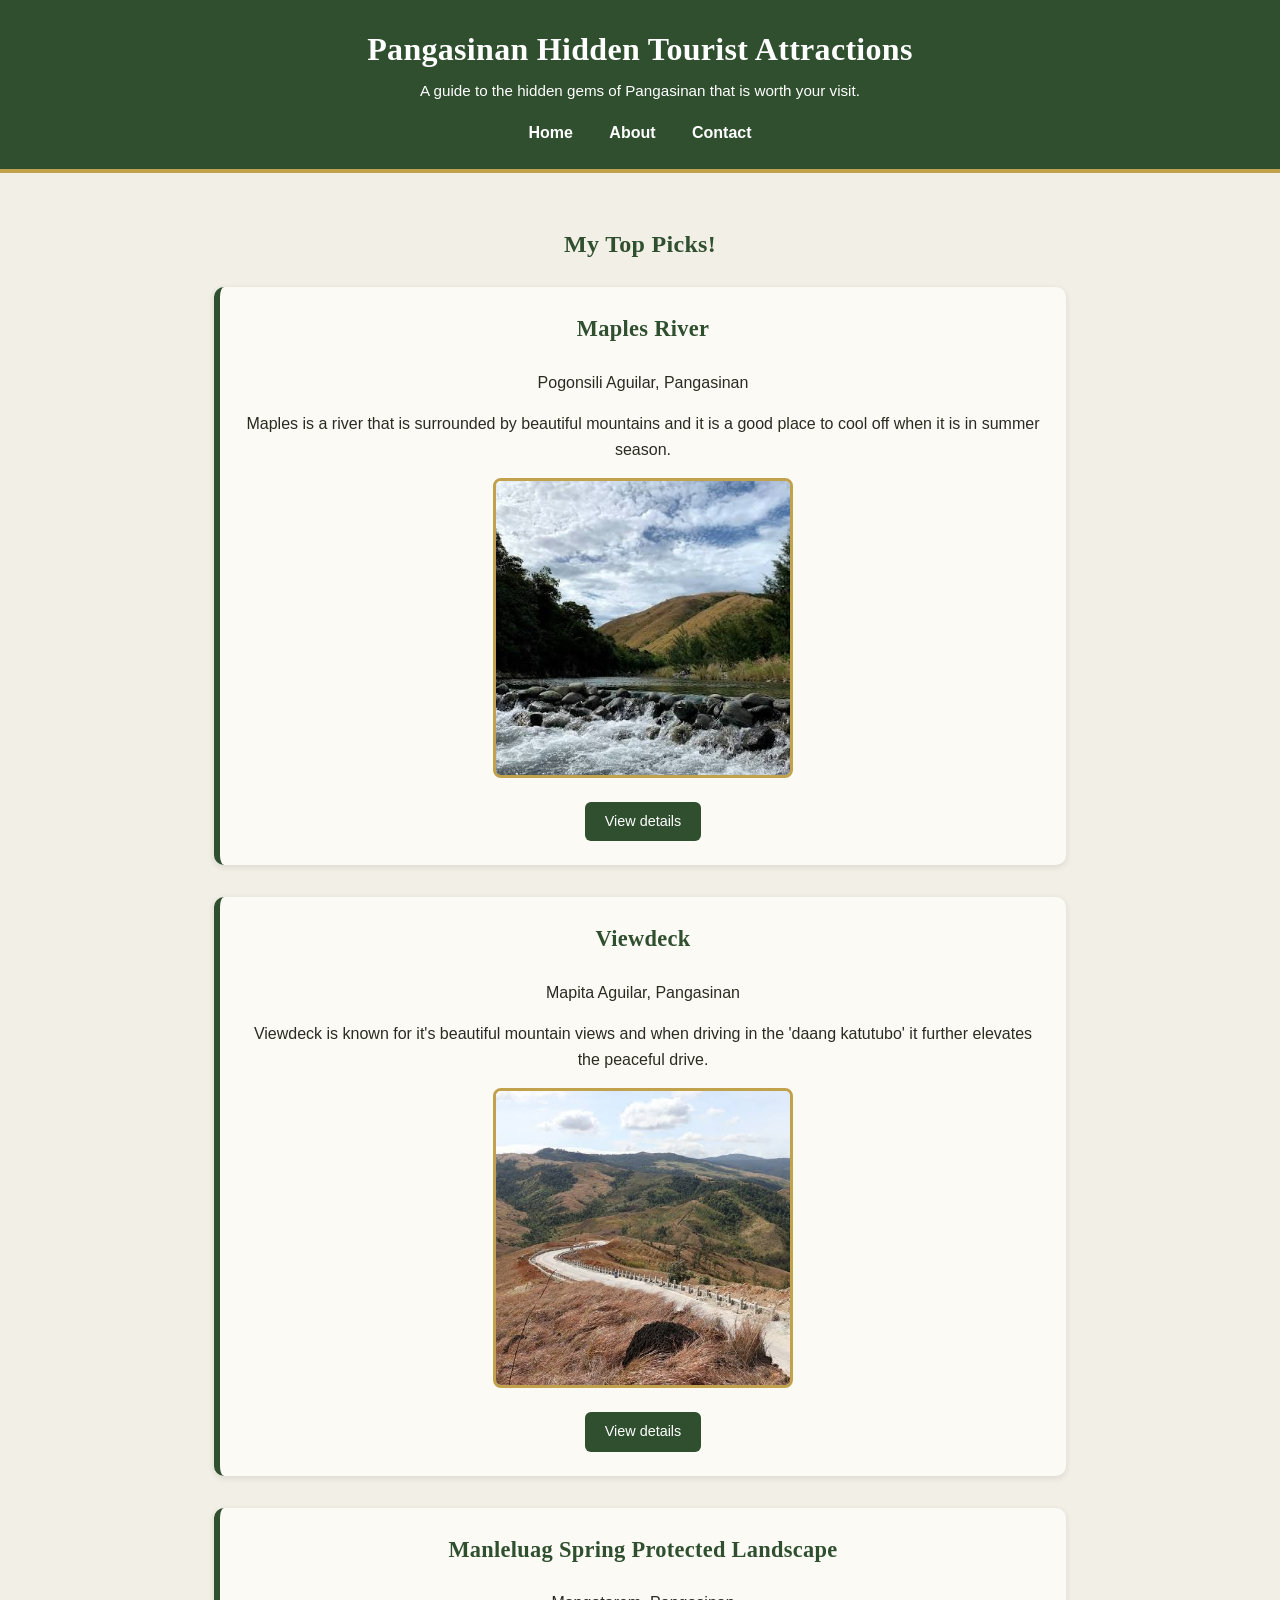
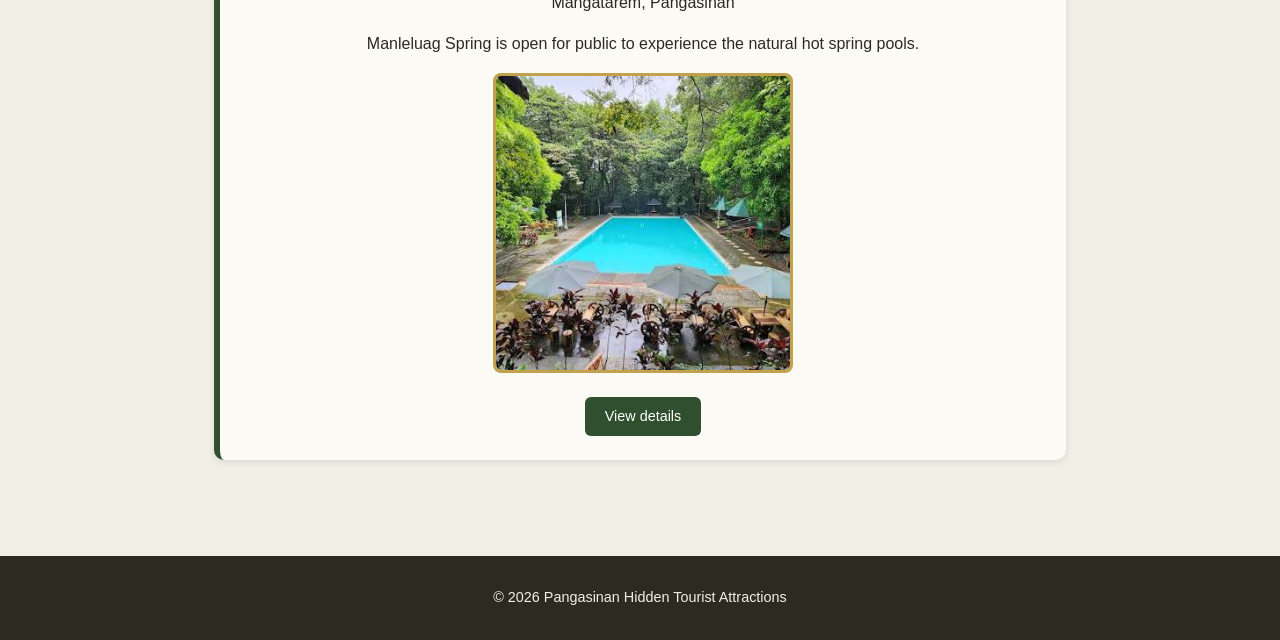
<file: index.html>
<!DOCTYPE html>
<html lang="en">
<head>
    <meta charset="UTF-8">
    <title>Pangasinan Hidden Tourist Attractions</title>
    <link rel="stylesheet" href="styles/style.css">
</head>
<body>
    <header>
        <h1>Pangasinan Hidden Tourist Attractions</h1>
        <p>A guide to the hidden gems of Pangasinan that is worth your visit.</p>
        <nav>
            <ul>
                <li><a href="index.html">Home</a></li>
                <li><a href="about.html">About</a></li>
                <li><a href="contact.html">Contact</a></li>
            </ul>
        </nav>
    </header>

    <main>
        <h2>My Top Picks!</h2>

        <article class="place-card">
            <h3>Maples River</h3>
            <p>Pogonsili Aguilar, Pangasinan</p>
            <p>Maples is a river that is surrounded by beautiful mountains
                and it is a good place to cool off when it is in summer season.</p>
            <img src="imgs/maples.jpg" alt="Image of maples river with a clear water and surrounded by mountains.">
            <a href="places/maples-river.html">View details</a>
        </article>

        <article class="place-card">
            <h3>Viewdeck</h3>
            <p>Mapita Aguilar, Pangasinan</p>
            <p>Viewdeck is known for it's beautiful mountain views and when driving in the 'daang katutubo' it further elevates the peaceful
                drive.</p>
            <img src="imgs/viewdeck.jpg" alt="Image of viewdeck on the viewing spot.">
            <a href="places/viewdeck.html">View details</a>
        </article>

        <article class="place-card">
            <h3>Manleluag Spring Protected Landscape</h3>
            <p>Mangatarem, Pangasinan</p>
            <p>Manleluag Spring is open for public to experience the natural hot spring pools.</p>
            <img src="imgs/manleluag.jpg" alt="Image of manleluag spring.">
            <a href="places/manleluag-spring.html">View details</a>
        </article>
    </main>

    <footer>
        <p>&copy; 2026 Pangasinan Hidden Tourist Attractions</p>
    </footer>
</body>
</html>
</file>
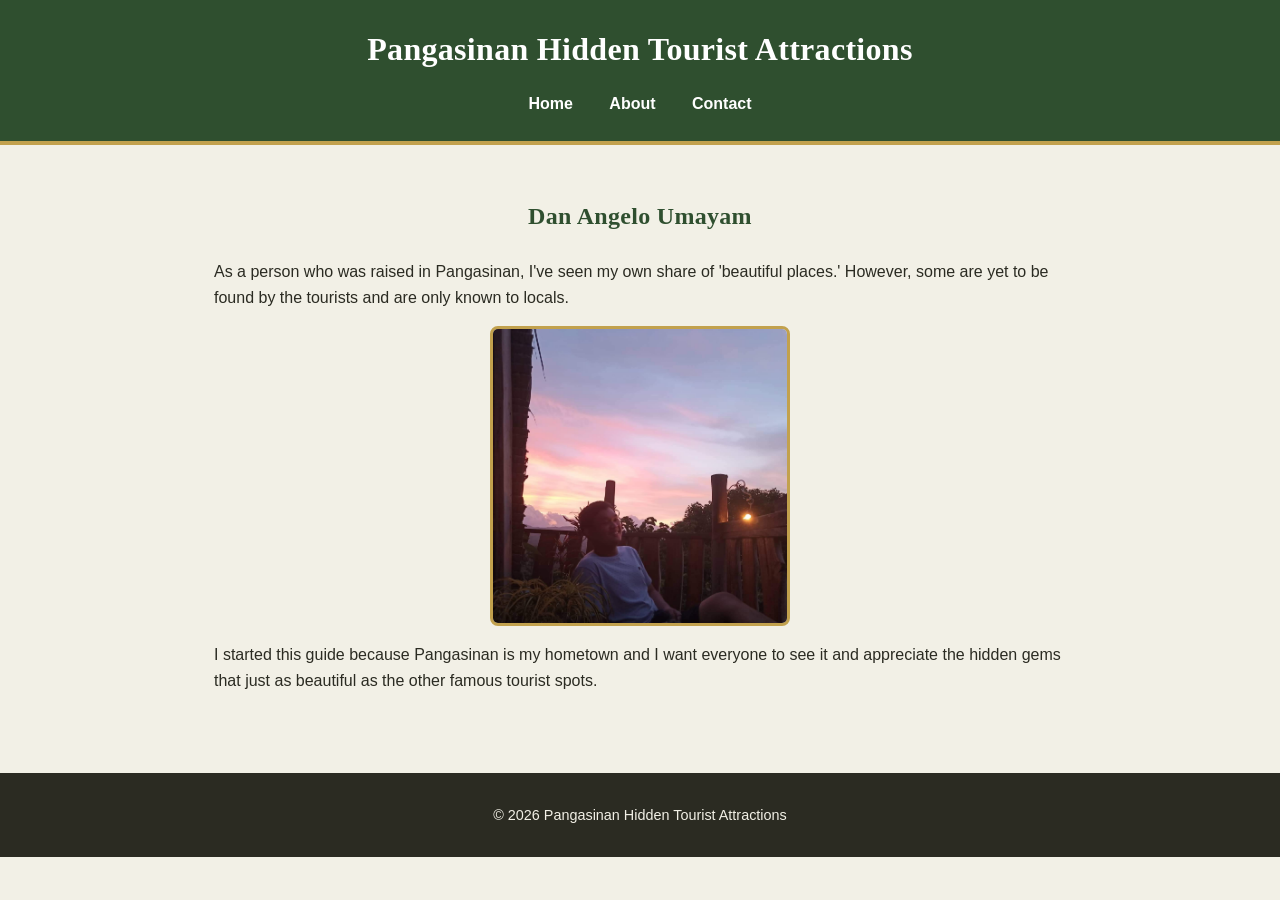
<file: about.html>
<!DOCTYPE html>
<html lang="en">
<head>
    <meta charset="UTF-8">
    <title>About - Pangasinan Hidden Tourist Attractions</title>
    <link rel="stylesheet" href="styles/style.css">
</head>
<body>
    <header>
        <h1>Pangasinan Hidden Tourist Attractions</h1>
        <nav>
            <ul>
                <li><a href="index.html">Home</a></li>
                <li><a href="about.html">About</a></li>
                <li><a href="contact.html">Contact</a></li>
            </ul>
        </nav>
    </header>

    <main>
        <section>
            <h2>Dan Angelo Umayam</h2>
            <p>As a person who was raised in Pangasinan, I've seen my own share of 'beautiful places.' However,
                some are yet to be found by the tourists and are only known to locals.</p>
            <img src="imgs/viewdeck.jpeg" alt="Photo of Dan in a coffee shop while trying to climb Viewdeck." width="500">
            <p>I started this guide because Pangasinan is my hometown and I want everyone to see it and appreciate the hidden gems that 
                just as beautiful as the other famous tourist spots.
            </p>
        </section>
    </main>

    <footer>
        <p>&copy; 2026 Pangasinan Hidden Tourist Attractions</p>
    </footer>
</body>
</html>
</file>
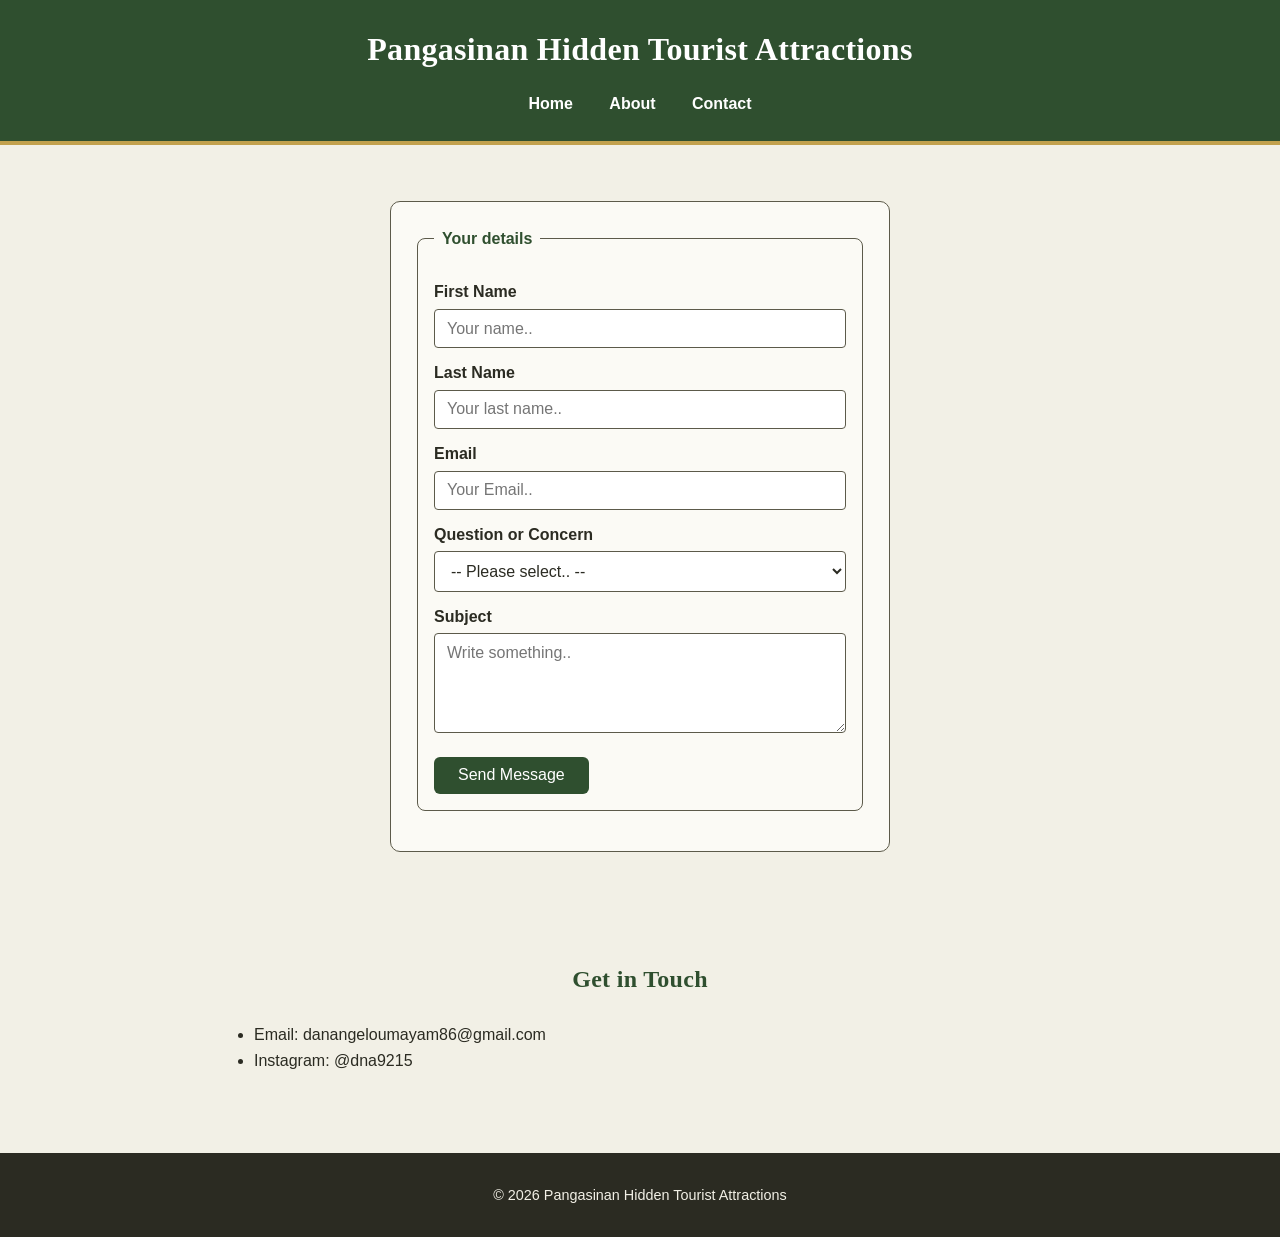
<file: contact.html>
<!DOCTYPE html>
<html lang="en">
<head>
    <meta charset="UTF-8">
    <title>Contact - Pangasinan Hidden Tourist Attractions</title>
    <link rel="stylesheet" href="styles/style.css">
</head>
<body>
    <header>
        <h1>Pangasinan Hidden Tourist Attractions</h1>
        <nav>
            <ul>
                <li><a href="index.html">Home</a></li>
                <li><a href="about.html">About</a></li>
                <li><a href="contact.html">Contact</a></li>
            </ul>
        </nav>
    </header>

<main>
    <form>
        <fieldset>
            <legend>Your details</legend>
            <label for="fname">First Name</label>
            <input type="text" id="fname" name="firstname" 
                   placeholder="Your name.." 
                   autocomplete="given-name" required>
            <br>

            <label for="lname">Last Name</label>
            <input type="text" id="lname" name="lastname" 
                   placeholder="Your last name.." 
                   autocomplete="family-name" required>
            <br>

            <label for="email">Email</label>
            <input type="email" id="email" name="email" 
                   placeholder="Your Email.." 
                   autocomplete="email" required>
            <br>

            <label for="concern">Question or Concern</label>
            <select id="concern" name="concern" required>
                <option value="">-- Please select.. --</option>
                <option value="question">Question</option>
                <option value="ostatus">Place Status</option>
                <option value="complaint">Complaint</option>
                <option value="other">Other</option>
            </select>
            <br>

            <label for="subject">Subject</label>
            <textarea id="subject" name="subject" 
                      placeholder="Write something.." 
                      style="height:100px" required></textarea>
            <br>

            <input type="submit" value="Send Message">

        </fieldset>
    </form>
</main>

    <main>
        <h2>Get in Touch</h2>
        <ul>
            <li>Email: danangeloumayam86@gmail.com</li>
            <li>Instagram: @dna9215</li>
        </ul>
    </main>

    <footer>
        <p>&copy; 2026 Pangasinan Hidden Tourist Attractions</p>
    </footer>
</body>
</html>
</file>
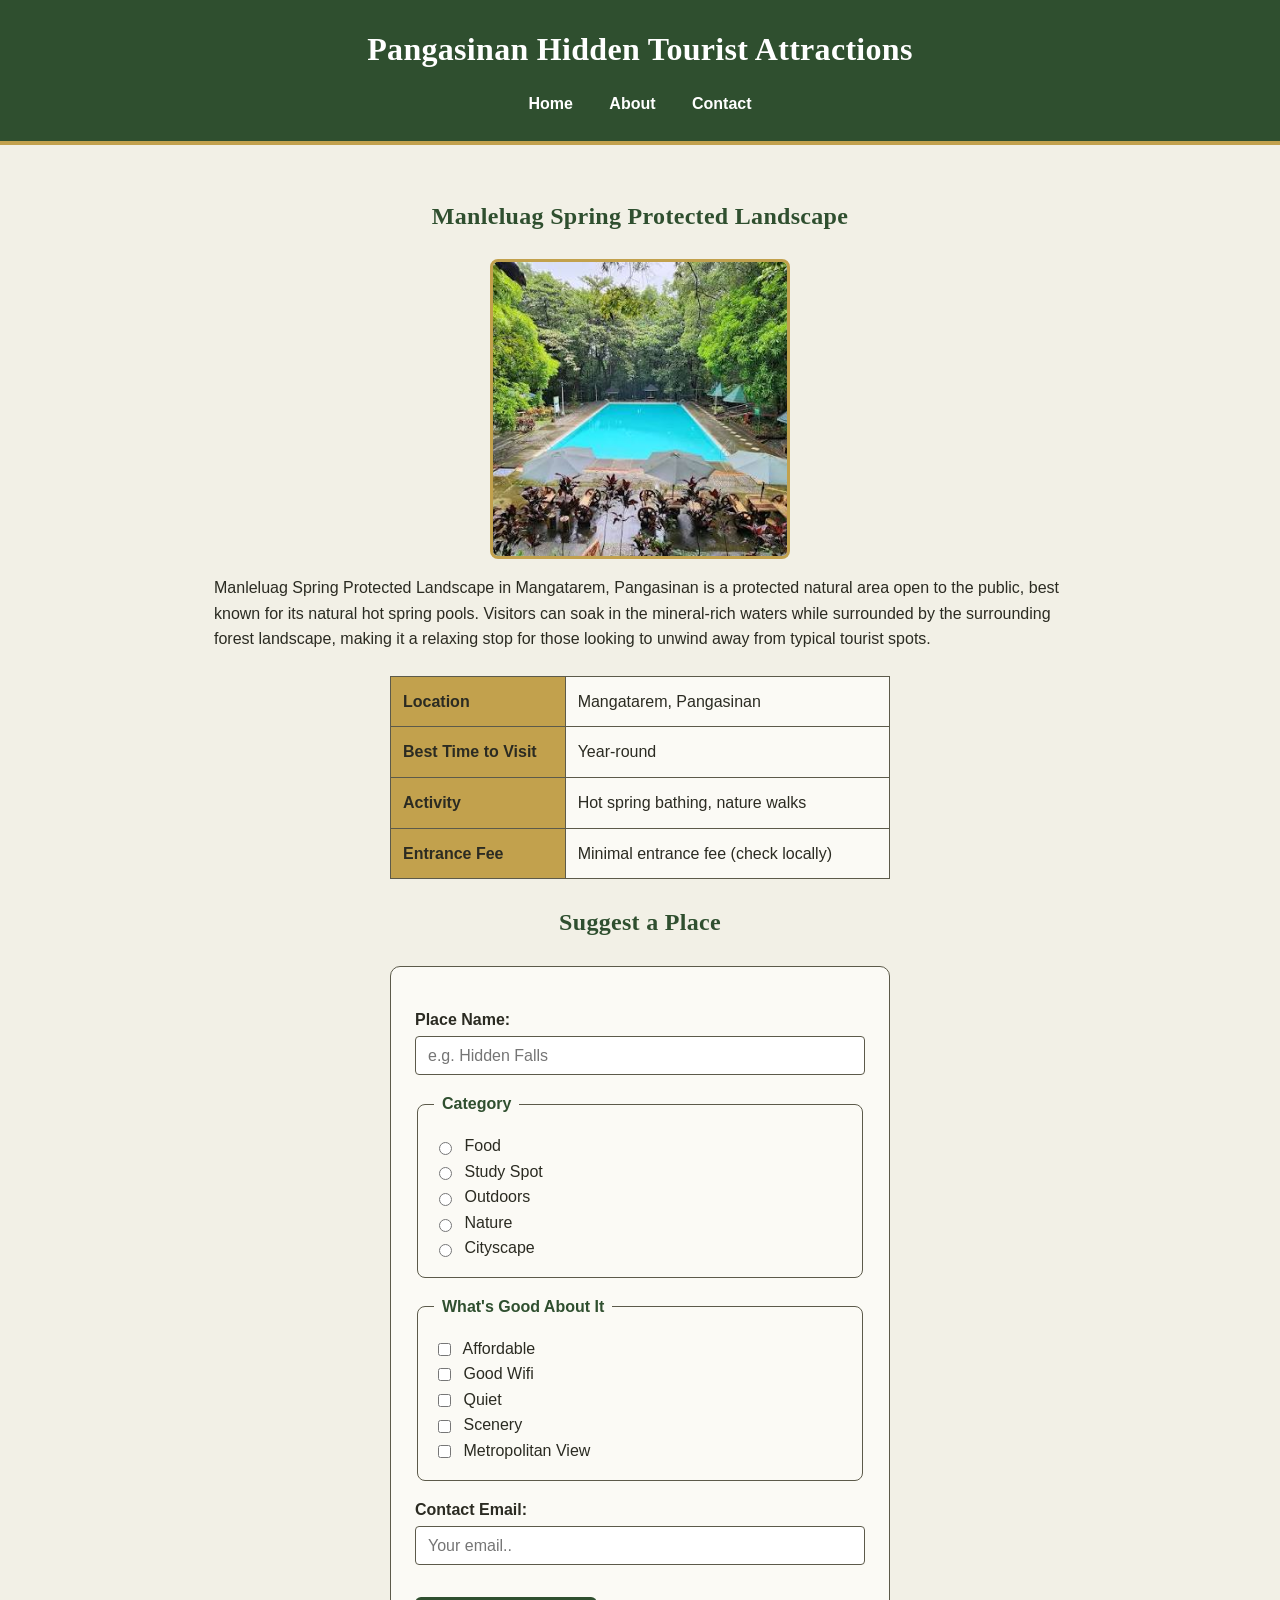
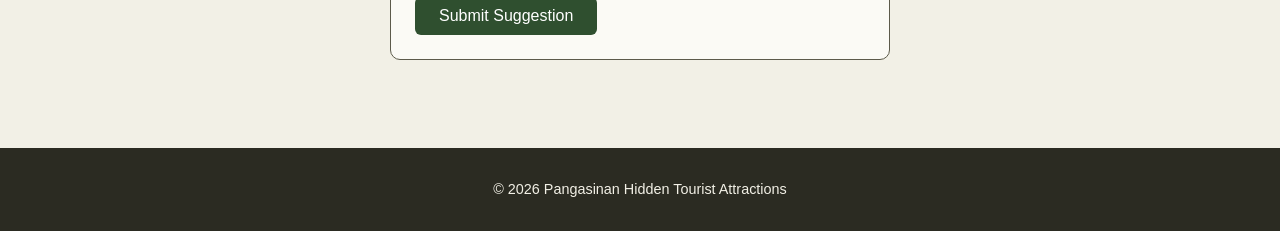
<file: places/manleluag-spring.html>
<!DOCTYPE html>
<html lang="en">
<head>
    <meta charset="UTF-8">
    <title>Manleluag Spring Protected Landscape - Pangasinan Hidden Tourist Attractions</title>
    <link rel="stylesheet" href="../styles/style.css">
</head>
<body>
    <header>
        <h1>Pangasinan Hidden Tourist Attractions</h1>
        <nav>
            <ul>
                <li><a href="../index.html">Home</a></li>
                <li><a href="../about.html">About</a></li>
                <li><a href="../contact.html">Contact</a></li>
            </ul>
        </nav>
    </header>

    <main>
        <h2>Manleluag Spring Protected Landscape</h2>
        <img src="../imgs/manleluag.jpg" alt="Image of Manleluag Spring" width="500">

        <p>
            Manleluag Spring Protected Landscape in Mangatarem, Pangasinan is a protected natural
            area open to the public, best known for its natural hot spring pools. Visitors can soak
            in the mineral-rich waters while surrounded by the surrounding forest landscape, making
            it a relaxing stop for those looking to unwind away from typical tourist spots.
        </p>

        <table>
            <tr>
                <th>Location</th>
                <td>Mangatarem, Pangasinan</td>
            </tr>
            <tr>
                <th>Best Time to Visit</th>
                <td>Year-round</td>
            </tr>
            <tr>
                <th>Activity</th>
                <td>Hot spring bathing, nature walks</td>
            </tr>
            <tr>
                <th>Entrance Fee</th>
                <td>Minimal entrance fee (check locally)</td>
            </tr>
        </table>

        <h2>Suggest a Place</h2>
        <form>
            <p>
                <label for="place-name">Place Name:</label>
                <input type="text" id="place-name" name="place-name" placeholder="e.g. Hidden Falls" required>
            </p>

            <fieldset>
                <legend>Category</legend>

                <input type="radio" id="category-food" name="category" value="food">
                <label for="category-food">Food</label><br>

                <input type="radio" id="category-study" name="category" value="study-spot">
                <label for="category-study">Study Spot</label><br>

                <input type="radio" id="category-outdoors" name="category" value="outdoors">
                <label for="category-outdoors">Outdoors</label><br>

                <input type="radio" id="category-nature" name="category" value="nature">
                <label for="category-nature">Nature</label><br>

                <input type="radio" id="category-cityscape" name="category" value="cityscape">
                <label for="category-cityscape">Cityscape</label>

            </fieldset>

            <fieldset>
                <legend>What's Good About It</legend>

                <input type="checkbox" id="good-affordable" name="good-points" value="affordable">
                <label for="good-affordable">Affordable</label><br>

                <input type="checkbox" id="good-wifi" name="good-points" value="good-wifi">
                <label for="good-wifi">Good Wifi</label><br>

                <input type="checkbox" id="good-quiet" name="good-points" value="quiet">
                <label for="good-quiet">Quiet</label><br>

                <input type="checkbox" id="good-scenery" name="good-points" value="scenery">
                <label for="good-scenery">Scenery</label><br>

                <input type="checkbox" id="good-metropolitan" name="good-points" value="metropolitan-view">
                <label for="good-metropolitan">Metropolitan View</label>
            </fieldset>

            <p>
                <label for="email">Contact Email:</label>
                <input type="email" id="email" name="email" placeholder="Your email.." required>
            </p>

            <button type="submit">Submit Suggestion</button>
        </form>
    </main>

    <footer>
        <p>&copy; 2026 Pangasinan Hidden Tourist Attractions</p>
    </footer>
</body>
</html>
</file>
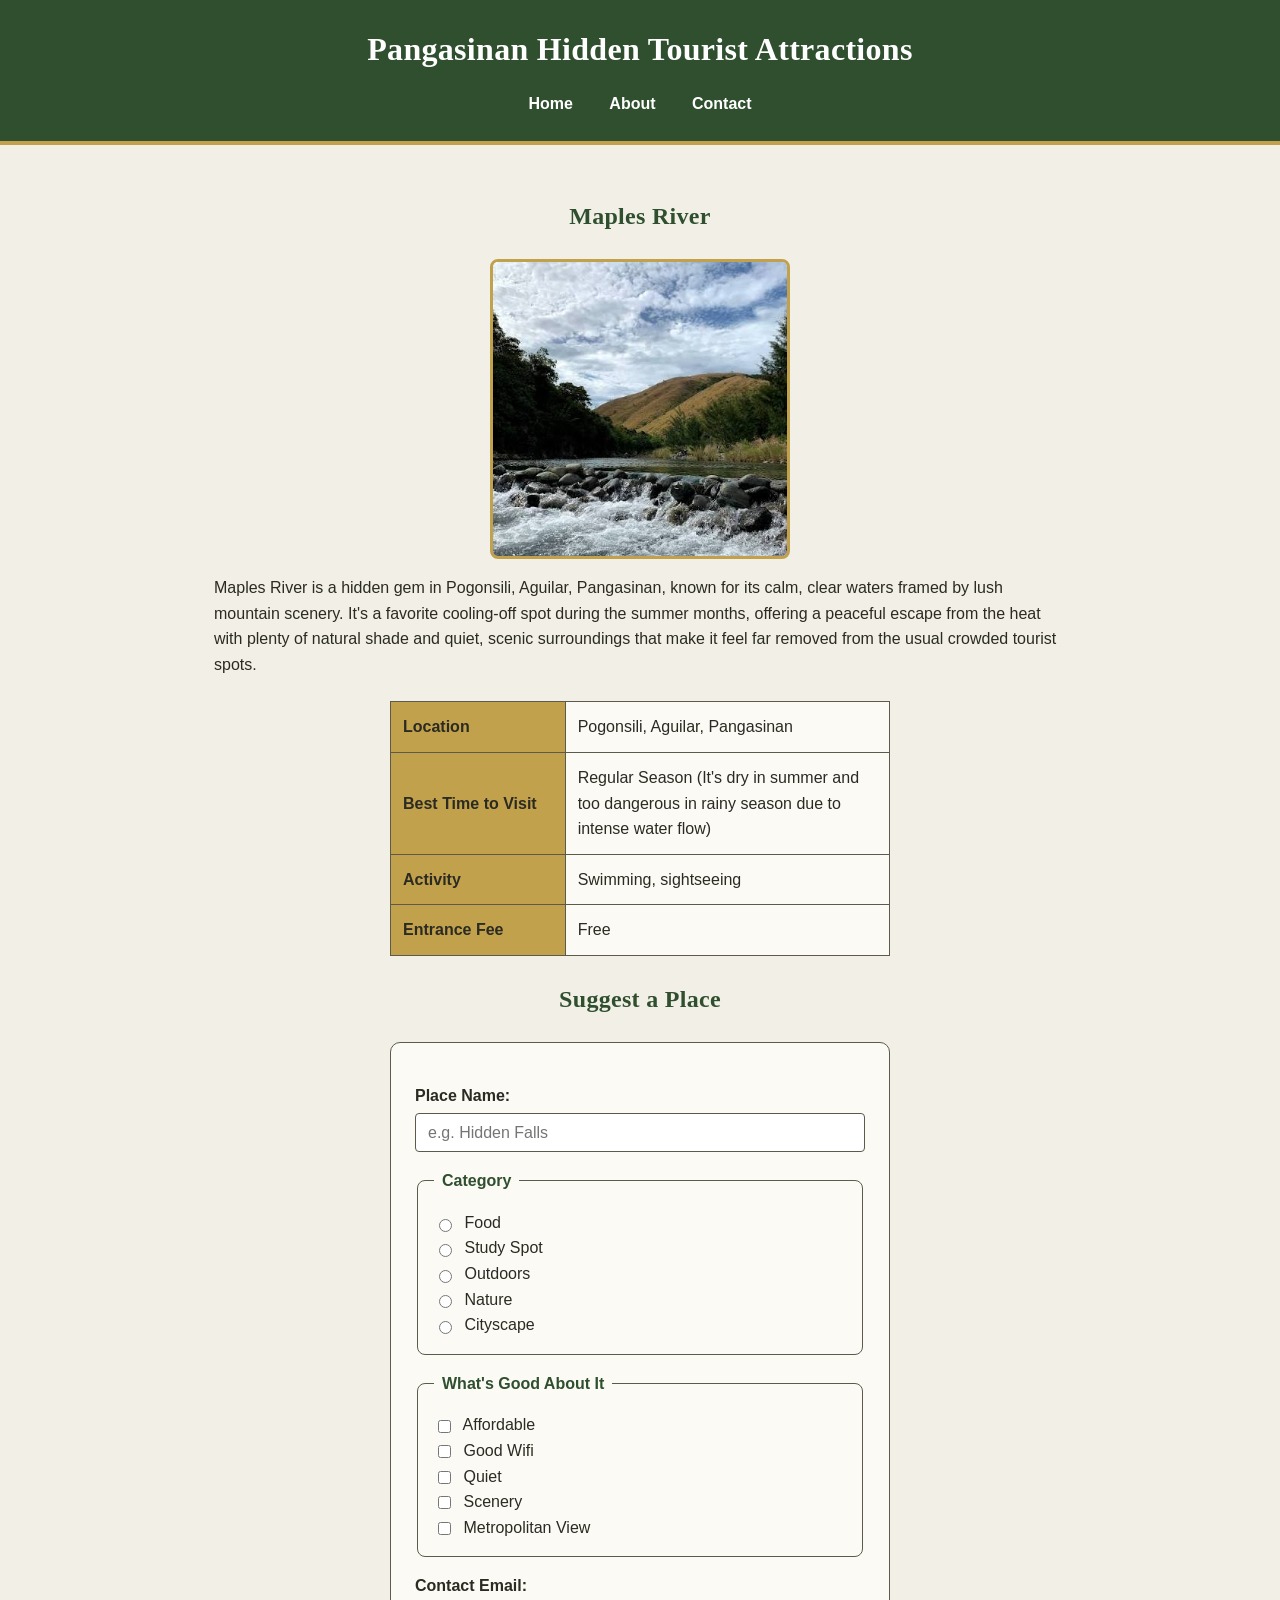
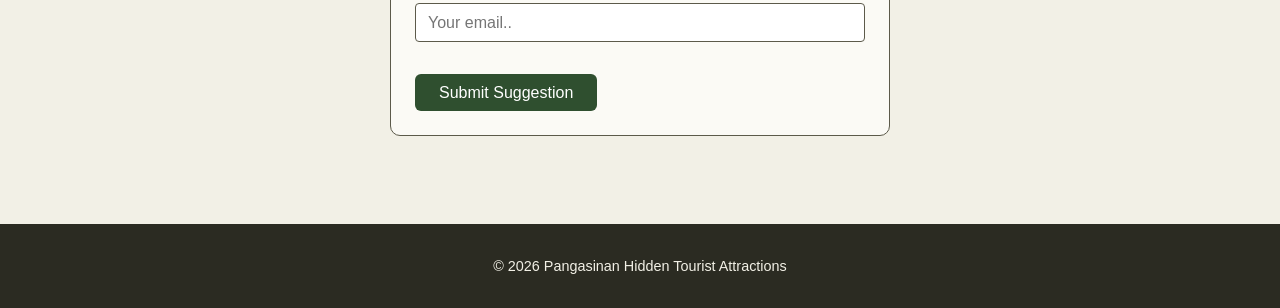
<file: places/maples-river.html>
<!DOCTYPE html>
<html lang="en">
<head>
    <meta charset="UTF-8">
    <title>Maples River - Pangasinan Hidden Tourist Attractions</title>
    <link rel="stylesheet" href="../styles/style.css">
</head>
<body>
    <header>
        <h1>Pangasinan Hidden Tourist Attractions</h1>
        <nav>
            <ul>
                <li><a href="../index.html">Home</a></li>
                <li><a href="../about.html">About</a></li>
                <li><a href="../contact.html">Contact</a></li>
            </ul>
        </nav>
    </header>

    <main>
        <h2>Maples River</h2>
        <img src="../imgs/maples.jpg" alt="Image of Maples River with clear water, surrounded by mountains" width="500">

        <p>
            Maples River is a hidden gem in Pogonsili, Aguilar, Pangasinan, known for its calm,
            clear waters framed by lush mountain scenery. It's a favorite cooling-off spot during
            the summer months, offering a peaceful escape from the heat with plenty of natural shade
            and quiet, scenic surroundings that make it feel far removed from the usual crowded
            tourist spots.
        </p>

        <table>
            <tr>
                <th>Location</th>
                <td>Pogonsili, Aguilar, Pangasinan</td>
            </tr>
            <tr>
                <th>Best Time to Visit</th>
                <td>Regular Season (It's dry in summer and too dangerous in rainy season due to intense water flow)</td>
            </tr>
            <tr>
                <th>Activity</th>
                <td>Swimming, sightseeing</td>
            </tr>
            <tr>
                <th>Entrance Fee</th>
                <td>Free</td>
            </tr>
        </table>

        <h2>Suggest a Place</h2>
        <form>
            <p>
                <label for="place-name">Place Name:</label>
                <input type="text" id="place-name" name="place-name" placeholder="e.g. Hidden Falls" required>
            </p>

            <fieldset>
                <legend>Category</legend>

                <input type="radio" id="category-food" name="category" value="food">
                <label for="category-food">Food</label><br>

                <input type="radio" id="category-study" name="category" value="study-spot">
                <label for="category-study">Study Spot</label><br>

                <input type="radio" id="category-outdoors" name="category" value="outdoors">
                <label for="category-outdoors">Outdoors</label><br>

                <input type="radio" id="category-nature" name="category" value="nature">
                <label for="category-nature">Nature</label><br>

                <input type="radio" id="category-cityscape" name="category" value="cityscape">
                <label for="category-cityscape">Cityscape</label>

            </fieldset>

            <fieldset>
                <legend>What's Good About It</legend>

                <input type="checkbox" id="good-affordable" name="good-points" value="affordable">
                <label for="good-affordable">Affordable</label><br>

                <input type="checkbox" id="good-wifi" name="good-points" value="good-wifi">
                <label for="good-wifi">Good Wifi</label><br>

                <input type="checkbox" id="good-quiet" name="good-points" value="quiet">
                <label for="good-quiet">Quiet</label><br>

                <input type="checkbox" id="good-scenery" name="good-points" value="scenery">
                <label for="good-scenery">Scenery</label><br>

                <input type="checkbox" id="good-metropolitan" name="good-points" value="metropolitan-view">
                <label for="good-metropolitan">Metropolitan View</label>
            </fieldset>

            <p>
                <label for="email">Contact Email:</label>
                <input type="email" id="email" name="email" placeholder="Your email.." required>
            </p>

            <button type="submit">Submit Suggestion</button>
        </form>
    </main>

    <footer>
        <p>&copy; 2026 Pangasinan Hidden Tourist Attractions</p>
    </footer>
</body>
</html>
</file>
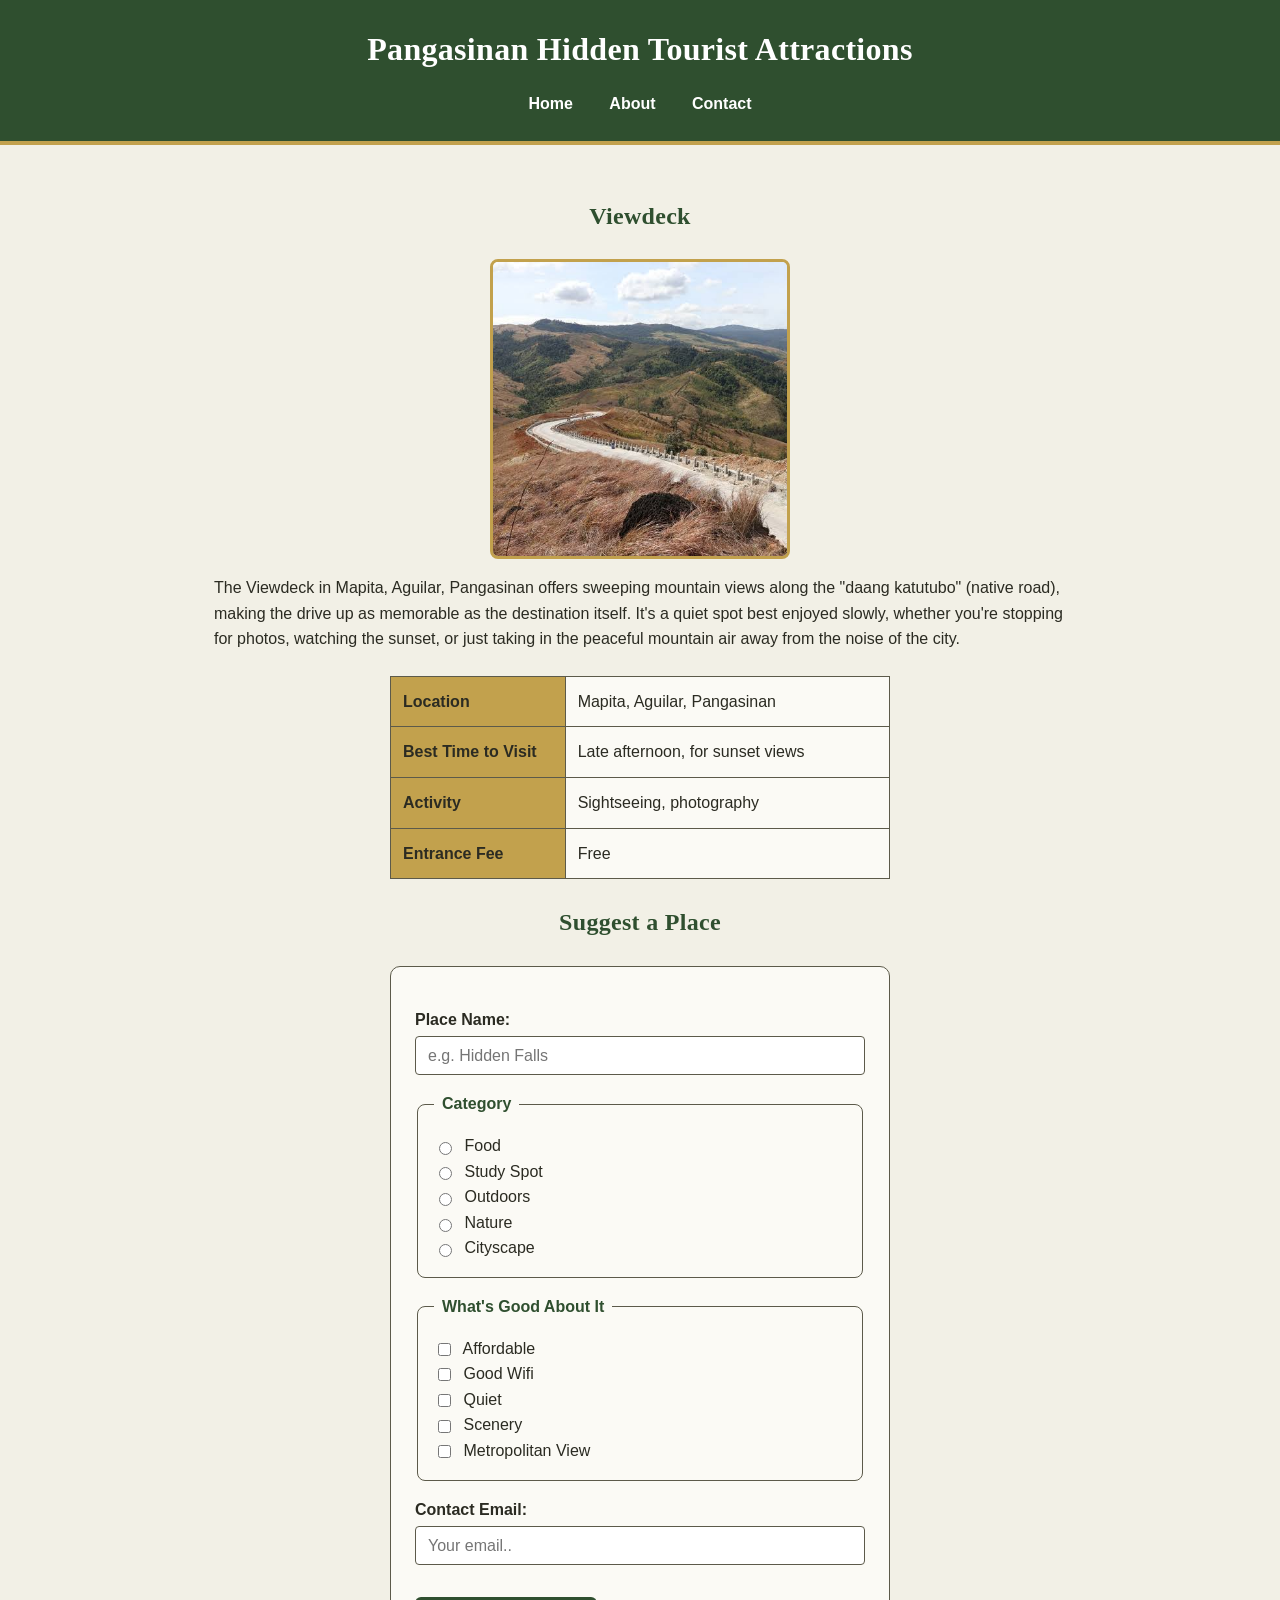
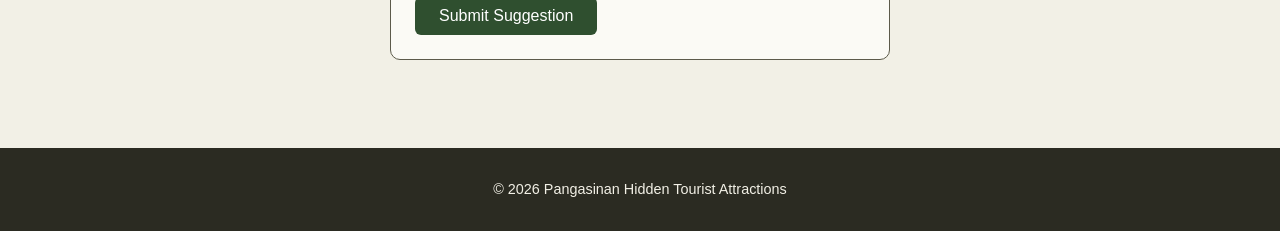
<file: places/viewdeck.html>
<!DOCTYPE html>
<html lang="en">
<head>
    <meta charset="UTF-8">
    <title>Viewdeck - Pangasinan Hidden Tourist Attractions</title>
    <link rel="stylesheet" href="../styles/style.css">
</head>
<body>
    <header>
        <h1>Pangasinan Hidden Tourist Attractions</h1>
        <nav>
            <ul>
                <li><a href="../index.html">Home</a></li>
                <li><a href="../about.html">About</a></li>
                <li><a href="../contact.html">Contact</a></li>
            </ul>
        </nav>
    </header>

    <main>
        <h2>Viewdeck</h2>
        <img src="../imgs/viewdeck.jpg" alt="Image of viewdeck on the viewing spot" width="500">

        <p>
            The Viewdeck in Mapita, Aguilar, Pangasinan offers sweeping mountain views along the
            "daang katutubo" (native road), making the drive up as memorable as the destination
            itself. It's a quiet spot best enjoyed slowly, whether you're stopping for photos,
            watching the sunset, or just taking in the peaceful mountain air away from the noise
            of the city.
        </p>

        <table>
            <tr>
                <th>Location</th>
                <td>Mapita, Aguilar, Pangasinan</td>
            </tr>
            <tr>
                <th>Best Time to Visit</th>
                <td>Late afternoon, for sunset views</td>
            </tr>
            <tr>
                <th>Activity</th>
                <td>Sightseeing, photography</td>
            </tr>
            <tr>
                <th>Entrance Fee</th>
                <td>Free</td>
            </tr>
        </table>

        <h2>Suggest a Place</h2>
        <form>
            <p>
                <label for="place-name">Place Name:</label>
                <input type="text" id="place-name" name="place-name" placeholder="e.g. Hidden Falls" required>
            </p>

            <fieldset>
                <legend>Category</legend>

                <input type="radio" id="category-food" name="category" value="food">
                <label for="category-food">Food</label><br>

                <input type="radio" id="category-study" name="category" value="study-spot">
                <label for="category-study">Study Spot</label><br>

                <input type="radio" id="category-outdoors" name="category" value="outdoors">
                <label for="category-outdoors">Outdoors</label><br>

                <input type="radio" id="category-nature" name="category" value="nature">
                <label for="category-nature">Nature</label><br>

                <input type="radio" id="category-cityscape" name="category" value="cityscape">
                <label for="category-cityscape">Cityscape</label>

            </fieldset>

            <fieldset>
                <legend>What's Good About It</legend>

                <input type="checkbox" id="good-affordable" name="good-points" value="affordable">
                <label for="good-affordable">Affordable</label><br>

                <input type="checkbox" id="good-wifi" name="good-points" value="good-wifi">
                <label for="good-wifi">Good Wifi</label><br>

                <input type="checkbox" id="good-quiet" name="good-points" value="quiet">
                <label for="good-quiet">Quiet</label><br>

                <input type="checkbox" id="good-scenery" name="good-points" value="scenery">
                <label for="good-scenery">Scenery</label><br>

                <input type="checkbox" id="good-metropolitan" name="good-points" value="metropolitan-view">
                <label for="good-metropolitan">Metropolitan View</label>
            </fieldset>

            <p>
                <label for="email">Contact Email:</label>
                <input type="email" id="email" name="email" placeholder="Your email.." required>
            </p>

            <button type="submit">Submit Suggestion</button>
        </form>
    </main>

    <footer>
        <p>&copy; 2026 Pangasinan Hidden Tourist Attractions</p>
    </footer>
</body>
</html>
</file>
<file: styles/style.css>
/* =========================================
   Variables - Forest & Earth palette
   ========================================= */
:root {
    --brand-color: #2f4f2f;   /* deep forest green */
    --ink: #2b2b22;           /* near-black earthy brown for text */
    --muted: #5c5a4a;         /* muted olive-taupe (contrast-checked) */
    --bg-light: #f2f0e6;      /* soft ivory/parchment background */
    --accent: #c2a14d;        /* warm gold, sunlight through trees (decorative only) */
    --card-bg: #fbfaf5;       /* near-white card background */
}

/* =========================================
   Base styles
   ========================================= */
* {
    box-sizing: border-box;
}

body {
    margin: 0;
    font-family: 'Segoe UI', Verdana, sans-serif;
    line-height: 1.6;
    color: var(--ink);
    background-color: var(--bg-light);
}

h1, h2, h3 {
    font-family: Georgia, 'Times New Roman', serif;
    color: var(--brand-color);
    letter-spacing: 0.3px;
}

a {
    color: var(--brand-color);
}

/* =========================================
   Layout regions
   ========================================= */
header {
    background-color: var(--brand-color);
    color: #fff;
    padding: 1.5rem 2rem;
    text-align: center;
    border-bottom: 4px solid var(--accent);
}

header h1 {
    color: #fff;
    margin: 0 0 0.25rem 0;
    font-size: 2rem;
}

header p {
    margin: 0;
    color: #fff;
    font-size: 0.95rem;
}

nav ul {
    list-style: none;
    padding: 0;
    margin: 1rem 0 0 0;
    text-align: center;
}

nav li {
    display: inline-block;
    margin: 0 1rem;
}

nav a {
    color: #fff;
    text-decoration: none;
    font-weight: bold;
    font-size: 1rem;
    padding-bottom: 2px;
    border-bottom: 2px solid transparent;
    transition: border-color 0.2s ease;
}

nav a:hover {
    border-bottom: 2px solid var(--accent);
}

main {
    max-width: 900px;
    margin: 0 auto;
    padding: 2rem 1.5rem;
}

main h2 {
    text-align: center;
    margin-bottom: 1.5rem;
}

footer {
    background-color: var(--ink);
    color: var(--bg-light);
    text-align: center;
    padding: 1rem;
    font-size: 0.9rem;
    margin-top: 2rem;
}

/* =========================================
   Components
   ========================================= */

/* Place cards - reusable class */
.place-card {
    background-color: var(--card-bg);
    border-radius: 10px;
    padding: 24px;
    border-left: 6px solid var(--brand-color);
    margin-bottom: 2rem;
    text-align: center;
    box-shadow: 0 2px 6px rgba(43, 43, 34, 0.12);
}

.place-card h3 {
    margin-top: 0;
    font-size: 1.4rem;
    color: var(--brand-color);
}

.place-card p {
    color: var(--ink);
}

/* uniform, centered images everywhere */
img {
    display: block;
    margin: 1rem auto;
    width: 100%;
    max-width: 300px;
    height: 300px;
    object-fit: cover;
    border-radius: 8px;
    border: 3px solid var(--accent);
}

/* View details / links styled as buttons */
.place-card a,
main > a {
    display: inline-block;
    margin-top: 0.5rem;
    padding: 0.5rem 1.25rem;
    background-color: var(--brand-color);
    color: #fff;
    text-decoration: none;
    border-radius: 6px;
    font-size: 0.9rem;
}

.place-card a:hover,
main > a:hover {
    background-color: var(--ink);
}

/* Info tables on place detail pages */
table {
    width: 100%;
    max-width: 500px;
    margin: 1.5rem auto;
    border-collapse: collapse;
    background-color: var(--card-bg);
}

table th, table td {
    border: 1px solid var(--muted);
    padding: 0.75rem;
    text-align: left;
    color: var(--ink);
}

table th {
    background-color: var(--accent);
    width: 35%;
}

/* Forms (contact form) */
form {
    max-width: 500px;
    margin: 1.5rem auto;
    background-color: var(--card-bg);
    padding: 1.5rem;
    border-radius: 10px;
    border: 1px solid var(--muted);
}

fieldset {
    border: 1px solid var(--muted);
    border-radius: 8px;
    margin-bottom: 1rem;
    padding: 16px;
}

legend {
    color: var(--brand-color);
    font-weight: bold;
    padding: 0 0.5rem;
}

label {
    display: block;
    margin-top: 0.75rem;
    margin-bottom: 0.25rem;
    font-weight: bold;
    color: var(--ink);
}

input[type="text"],
input[type="email"],
input[type="number"],
select,
textarea {
    width: 100%;
    padding: 0.6rem 0.75rem;
    border: 1px solid var(--muted);
    border-radius: 4px;
    font-family: inherit;
    font-size: 1rem;
    background-color: #fff;
    color: var(--ink);
}

input[type="submit"],
button[type="submit"] {
    margin-top: 1rem;
    padding: 0.6rem 1.5rem;
    background-color: var(--brand-color);
    color: #fff;
    border: none;
    border-radius: 6px;
    font-size: 1rem;
    cursor: pointer;
}

input[type="submit"]:hover,
button[type="submit"]:hover {
    background-color: var(--ink);
}

/* Visible focus state for keyboard users - never remove without replacing */
input:focus,
select:focus,
textarea:focus,
button:focus {
    outline: 3px solid var(--brand-color);
    outline-offset: 2px;
}
/* Radio & checkbox labels should sit inline next to their input, not stack */
input[type="radio"],
input[type="checkbox"] {
    width: auto;
    margin-right: 0.5rem;
    vertical-align: middle;
}

input[type="radio"] + label,
input[type="checkbox"] + label {
    display: inline;
    font-weight: normal;
    margin: 0;
    color: var(--ink);
}
</file>
